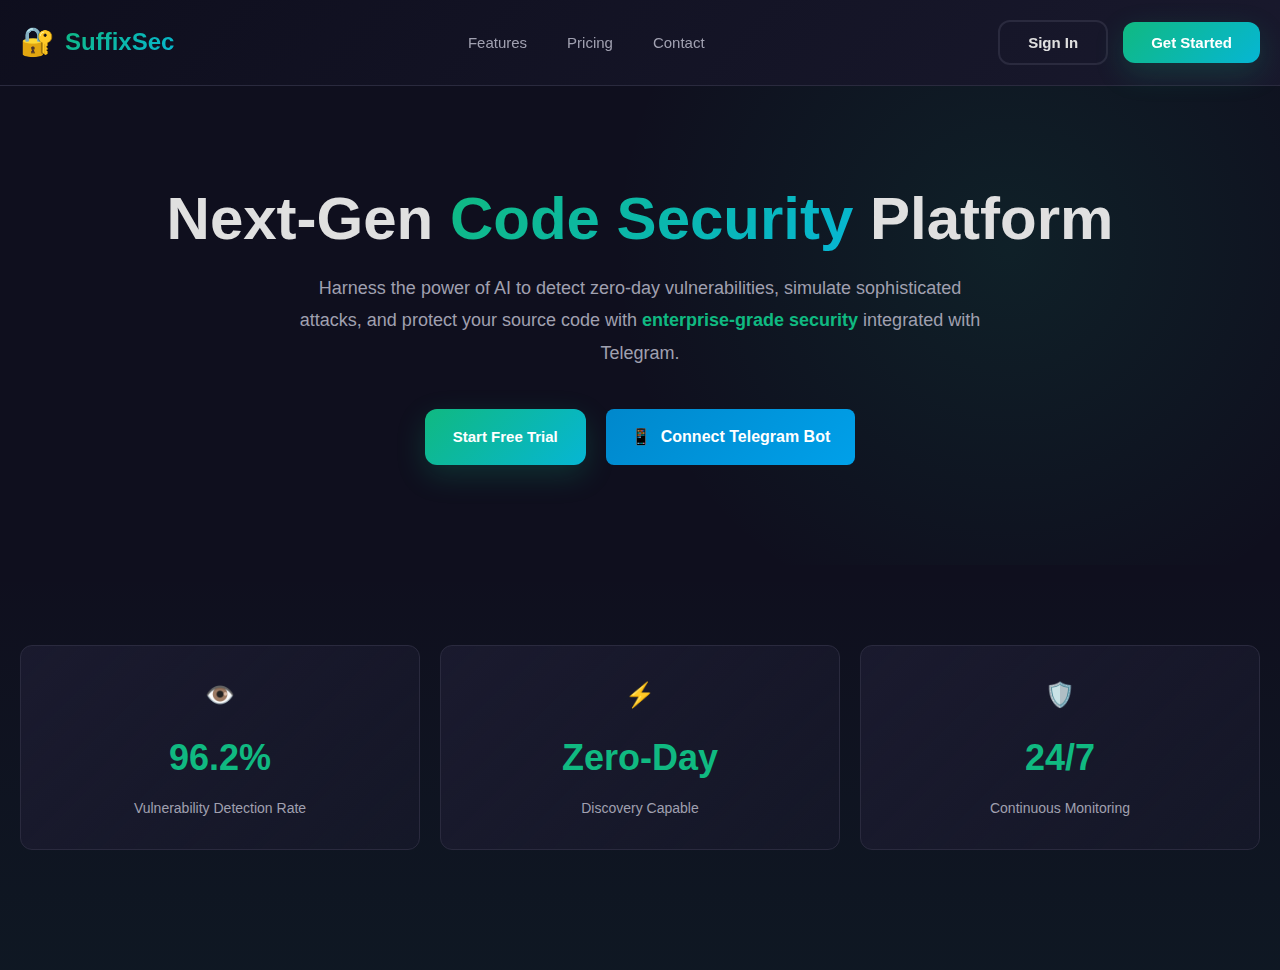
<file: index.html>
<!DOCTYPE html>
<html lang="en">

<head>
    <meta charset="UTF-8">
    <meta name="viewport" content="width=device-width, initial-scale=1.0">
    <meta name="description"
        content="Harness the power of AI to detect zero-day vulnerabilities, simulate sophisticated attacks, and protect your source code with enterprise-grade security.">
    <meta name="mobile-web-app-capable" content="yes">
    <meta name="apple-mobile-web-app-capable" content="yes">
    <meta name="apple-mobile-web-app-status-bar-style" content="black-translucent">
    <meta name="apple-mobile-web-app-title" content="SuffixSec">
    <meta name="theme-color" content="#0f0f1e">
    <title>SuffixSec - Advanced Vulnerability Detection Platform</title>
    <link rel="manifest" href="manifest.json">
    <style>
        * {
            margin: 0;
            padding: 0;
            box-sizing: border-box;
        }

        :root {
            --bg-dark: #0f0f1e;
            --bg-darker: #0a0a14;
            --bg-card: #1a1a2e;
            --primary: #10b981;
            --primary-dark: #059669;
            --accent: #06b6d4;
            --accent-light: #22d3ee;
            --text-primary: #e0e0e0;
            --text-secondary: #a0a0b0;
            --border: #2a2a3e;
            --danger: #ef4444;
            --warning: #f59e0b;
            --success: #10b981;
            --radius: 12px;
            --shadow: 0 10px 40px rgba(0, 0, 0, 0.3);
            --transition: all 0.3s ease;
        }

        html,
        body {
            width: 100%;
            height: 100%;
            font-family: -apple-system, BlinkMacSystemFont, "Segoe UI", "Roboto", "Oxygen", "Ubuntu", "Cantarell", sans-serif;
            background-color: var(--bg-dark);
            color: var(--text-primary);
            line-height: 1.6;
        }

        body {
            overflow-x: hidden;
        }

        .container {
            max-width: 1400px;
            margin: 0 auto;
            padding: 0 20px;
        }

        /* Animations */
        @keyframes fadeIn {
            from {
                opacity: 0;
                transform: translateY(10px);
            }

            to {
                opacity: 1;
                transform: translateY(0);
            }
        }

        @keyframes slideInRight {
            from {
                opacity: 0;
                transform: translateX(20px);
            }

            to {
                opacity: 1;
                transform: translateX(0);
            }
        }

        @keyframes float {

            0%,
            100% {
                transform: translateY(0);
            }

            50% {
                transform: translateY(-10px);
            }
        }

        @keyframes pulse {

            0%,
            100% {
                opacity: 1;
            }

            50% {
                opacity: 0.5;
            }
        }

        @keyframes glow {

            0%,
            100% {
                text-shadow: 0 0 20px rgba(16, 185, 129, 0.5);
            }

            50% {
                text-shadow: 0 0 40px rgba(16, 185, 129, 0.8);
            }
        }

        /* Header & Navigation */
        .header {
            position: sticky;
            top: 0;
            z-index: 100;
            background: linear-gradient(135deg, rgba(15, 15, 30, 0.95), rgba(26, 26, 46, 0.95));
            backdrop-filter: blur(10px);
            border-bottom: 1px solid var(--border);
            padding: 20px 0;
        }

        .header-content {
            display: flex;
            justify-content: space-between;
            align-items: center;
        }

        .logo {
            display: flex;
            align-items: center;
            gap: 10px;
            font-size: 24px;
            font-weight: 700;
            text-decoration: none;
            color: var(--text-primary);
            animation: slideInRight 0.6s ease;
        }

        .logo-icon {
            font-size: 28px;
            animation: float 3s ease-in-out infinite;
        }

        .logo-text {
            background: linear-gradient(135deg, var(--primary), var(--accent));
            -webkit-background-clip: text;
            -webkit-text-fill-color: transparent;
            background-clip: text;
        }

        .nav-menu {
            display: flex;
            gap: 40px;
            align-items: center;
        }

        .nav-link {
            color: var(--text-secondary);
            text-decoration: none;
            font-size: 15px;
            font-weight: 500;
            transition: var(--transition);
            position: relative;
            cursor: pointer;
        }

        .nav-link:hover {
            color: var(--primary);
        }

        .nav-link::after {
            content: "";
            position: absolute;
            bottom: -5px;
            left: 0;
            width: 0;
            height: 2px;
            background: var(--primary);
            transition: var(--transition);
        }

        .nav-link:hover::after {
            width: 100%;
        }

        .header-actions {
            display: flex;
            gap: 15px;
            align-items: center;
        }

        /* Buttons */
        .btn-primary,
        .btn-secondary,
        .btn-danger {
            padding: 12px 28px;
            border: none;
            border-radius: var(--radius);
            font-size: 15px;
            font-weight: 600;
            cursor: pointer;
            transition: var(--transition);
            display: inline-flex;
            align-items: center;
            gap: 8px;
            text-decoration: none;
            white-space: nowrap;
        }

        .btn-primary {
            background: linear-gradient(135deg, var(--primary), var(--accent));
            color: white;
            box-shadow: 0 10px 30px rgba(16, 185, 129, 0.2);
        }

        .btn-primary:hover {
            transform: translateY(-2px);
            box-shadow: 0 15px 40px rgba(16, 185, 129, 0.3);
        }

        .btn-primary:disabled {
            opacity: 0.5;
            cursor: not-allowed;
            transform: none;
        }

        .btn-secondary {
            background: transparent;
            color: var(--text-primary);
            border: 2px solid var(--border);
        }

        .btn-secondary:hover {
            border-color: var(--primary);
            color: var(--primary);
        }

        .btn-danger {
            background: var(--danger);
            color: white;
        }

        .btn-danger:hover {
            background: #dc2626;
        }

        .btn-block {
            width: 100%;
        }

        .play-icon {
            font-size: 12px;
        }

        /* Hero Section */
        .hero {
            padding: 100px 0;
            text-align: center;
            position: relative;
            overflow: hidden;
        }

        .hero::before {
            content: "";
            position: absolute;
            top: -50%;
            right: -10%;
            width: 800px;
            height: 800px;
            background: radial-gradient(circle, rgba(16, 185, 129, 0.1) 0%, transparent 70%);
            animation: float 20s ease-in-out infinite;
        }

        .hero-content {
            position: relative;
            z-index: 1;
            animation: fadeIn 1s ease;
        }

        .hero-title {
            font-size: 60px;
            font-weight: 800;
            margin-bottom: 20px;
            line-height: 1.1;
        }

        .gradient-text {
            background: linear-gradient(135deg, var(--primary), var(--accent));
            -webkit-background-clip: text;
            -webkit-text-fill-color: transparent;
            background-clip: text;
            animation: glow 2s ease-in-out infinite;
        }

        .hero-description {
            font-size: 18px;
            color: var(--text-secondary);
            max-width: 700px;
            margin: 0 auto 40px;
            line-height: 1.8;
        }

        .highlight-text {
            color: var(--primary);
            font-weight: 600;
        }

        .hero-buttons {
            display: flex;
            gap: 20px;
            justify-content: center;
            flex-wrap: wrap;
        }

        /* Stats Section */
        .stats {
            padding: 80px 0;
            background: linear-gradient(180deg, transparent, rgba(16, 185, 129, 0.05));
        }

        .stats-grid {
            display: grid;
            grid-template-columns: repeat(auto-fit, minmax(250px, 1fr));
            gap: 30px;
        }

        .stat-card {
            background: linear-gradient(135deg, var(--bg-card), rgba(26, 26, 46, 0.5));
            padding: 30px;
            border-radius: var(--radius);
            border: 1px solid var(--border);
            text-align: center;
            transition: var(--transition);
            animation: fadeIn 0.8s ease;
        }

        .stat-card:hover {
            border-color: var(--primary);
            transform: translateY(-5px);
            box-shadow: 0 20px 50px rgba(16, 185, 129, 0.1);
        }

        .stat-icon {
            font-size: 40px;
            margin-bottom: 15px;
            animation: float 3s ease-in-out infinite;
        }

        .stat-number {
            font-size: 36px;
            font-weight: 700;
            color: var(--primary);
            margin-bottom: 10px;
        }

        .stat-label {
            color: var(--text-secondary);
            font-size: 14px;
        }

        /* Auth Pages */
        .auth-page {
            display: flex;
            align-items: center;
            justify-content: center;
            min-height: 100vh;
            background: var(--bg-dark);
        }

        .auth-container {
            display: grid;
            grid-template-columns: 1fr 1fr;
            width: 100%;
            height: 100vh;
            position: relative;
        }

        .auth-form-wrapper {
            display: flex;
            flex-direction: column;
            justify-content: center;
            padding: 60px 40px;
            max-width: 500px;
            z-index: 2;
        }

        .auth-background {
            background: linear-gradient(135deg, rgba(16, 185, 129, 0.1), rgba(6, 182, 212, 0.1));
            display: none;
        }

        .auth-header {
            text-align: center;
            margin-bottom: 50px;
        }

        .auth-title {
            font-size: 32px;
            font-weight: 800;
            margin-top: 20px;
            margin-bottom: 10px;
        }

        .auth-subtitle {
            color: var(--text-secondary);
            font-size: 15px;
        }

        .auth-form {
            display: flex;
            flex-direction: column;
            gap: 20px;
            margin-bottom: 30px;
        }

        .form-group {
            display: flex;
            flex-direction: column;
            gap: 8px;
        }

        .form-label {
            font-size: 14px;
            font-weight: 600;
            color: var(--text-primary);
        }

        .form-input {
            background: var(--bg-card);
            border: 1px solid var(--border);
            border-radius: var(--radius);
            padding: 12px 16px;
            color: var(--text-primary);
            font-size: 15px;
            transition: var(--transition);
            font-family: inherit;
        }

        .form-input:focus {
            outline: none;
            border-color: var(--primary);
            box-shadow: 0 0 0 3px rgba(16, 185, 129, 0.1);
        }

        .form-remember {
            display: flex;
            align-items: center;
            gap: 8px;
            font-size: 14px;
        }

        .checkbox {
            width: 18px;
            height: 18px;
            cursor: pointer;
            accent-color: var(--primary);
        }

        .checkbox-label {
            cursor: pointer;
            color: var(--text-secondary);
        }

        .form-agree {
            display: flex;
            align-items: flex-start;
            gap: 8px;
            font-size: 14px;
            color: var(--text-secondary);
        }

        .auth-divider {
            text-align: center;
            color: var(--text-secondary);
            font-size: 14px;
            margin: 30px 0;
        }

        .auth-footer {
            text-align: center;
        }

        .auth-footer-link {
            color: var(--primary);
            text-decoration: none;
            font-size: 14px;
            font-weight: 600;
            transition: var(--transition);
            cursor: pointer;
        }

        .auth-footer-link:hover {
            color: var(--accent);
        }

        .error-message {
            background: rgba(239, 68, 68, 0.1);
            border: 1px solid var(--danger);
            color: var(--danger);
            padding: 12px;
            border-radius: 8px;
            font-size: 14px;
            margin-bottom: 15px;
            display: none;
        }

        .error-message.show {
            display: block;
        }

        .success-message {
            background: rgba(16, 185, 129, 0.1);
            border: 1px solid var(--success);
            color: var(--success);
            padding: 12px;
            border-radius: 8px;
            font-size: 14px;
            margin-bottom: 15px;
            display: none;
        }

        .success-message.show {
            display: block;
        }

        .small-text {
            font-size: 12px;
            color: var(--text-secondary);
            margin-top: 5px;
        }

        /* Dashboard */
        .dashboard-page {
            display: flex;
            height: 100vh;
            overflow: hidden;
        }

        .dashboard-container {
            display: flex;
            width: 100%;
            height: 100%;
        }

        .sidebar {
            width: 280px;
            background: linear-gradient(180deg, var(--bg-darker), var(--bg-card));
            border-right: 1px solid var(--border);
            display: flex;
            flex-direction: column;
            overflow-y: auto;
            animation: slideInRight 0.5s ease;
        }

        .sidebar-header {
            padding: 25px;
            border-bottom: 1px solid var(--border);
            display: flex;
            justify-content: space-between;
            align-items: center;
        }

        .sidebar-close {
            display: none;
            background: none;
            border: none;
            color: var(--text-primary);
            font-size: 24px;
            cursor: pointer;
        }

        .sidebar-nav {
            flex: 1;
            padding: 20px;
            display: flex;
            flex-direction: column;
            gap: 10px;
        }

        .nav-item {
            display: flex;
            align-items: center;
            gap: 15px;
            padding: 12px 16px;
            color: var(--text-secondary);
            text-decoration: none;
            border-radius: 8px;
            transition: var(--transition);
            cursor: pointer;
            font-size: 15px;
            border: none;
            background: none;
            width: 100%;
            text-align: left;
        }

        .nav-item:hover {
            background: rgba(16, 185, 129, 0.1);
            color: var(--primary);
        }

        .nav-item.active {
            background: linear-gradient(135deg, rgba(16, 185, 129, 0.2), rgba(6, 182, 212, 0.1));
            color: var(--primary);
            border-left: 3px solid var(--primary);
        }

        .nav-icon {
            font-size: 20px;
            min-width: 24px;
        }

        .nav-label {
            flex: 1;
        }

        .sidebar-footer {
            padding: 20px;
            border-top: 1px solid var(--border);
        }

        .dashboard-main {
            flex: 1;
            display: flex;
            flex-direction: column;
            overflow: hidden;
        }

        .sidebar-toggle {
            display: none;
            background: none;
            border: none;
            color: var(--text-primary);
            font-size: 24px;
            cursor: pointer;
            margin-right: 15px;
        }

        .dashboard-topbar {
            display: flex;
            justify-content: space-between;
            align-items: center;
            padding: 20px 30px;
            background: linear-gradient(135deg, rgba(15, 15, 30, 0.95), rgba(26, 26, 46, 0.95));
            backdrop-filter: blur(10px);
            border-bottom: 1px solid var(--border);
        }

        .topbar-left {
            display: flex;
            align-items: center;
            gap: 20px;
        }

        .page-title {
            font-size: 24px;
            font-weight: 700;
        }

        .topbar-right {
            display: flex;
            align-items: center;
            gap: 15px;
        }

        .user-profile {
            display: flex;
            align-items: center;
            gap: 12px;
            cursor: pointer;
            position: relative;
            padding: 8px 16px;
            border-radius: 8px;
            transition: var(--transition);
        }

        .user-profile:hover {
            background: rgba(16, 185, 129, 0.1);
        }

        .avatar,
        .avatar-large {
            width: 40px;
            height: 40px;
            border-radius: 50%;
            background: linear-gradient(135deg, var(--primary), var(--accent));
            display: flex;
            align-items: center;
            justify-content: center;
            font-size: 20px;
        }

        .avatar-large {
            width: 100px;
            height: 100px;
            font-size: 40px;
            margin-bottom: 20px;
        }

        .user-name {
            font-size: 15px;
            font-weight: 600;
        }

        .dropdown-menu {
            position: absolute;
            top: 100%;
            right: 0;
            background: var(--bg-card);
            border: 1px solid var(--border);
            border-radius: var(--radius);
            min-width: 200px;
            display: none;
            flex-direction: column;
            margin-top: 10px;
            box-shadow: var(--shadow);
            z-index: 10;
        }

        .dropdown-menu.show {
            display: flex;
        }

        .dropdown-menu a {
            padding: 12px 16px;
            color: var(--text-secondary);
            text-decoration: none;
            font-size: 14px;
            transition: var(--transition);
            border-bottom: 1px solid var(--border);
            cursor: pointer;
        }

        .dropdown-menu a:hover {
            background: rgba(16, 185, 129, 0.1);
            color: var(--primary);
        }

        .dropdown-menu a:last-child {
            border-bottom: none;
        }

        .logout-link {
            color: var(--danger);
        }

        .dashboard-content {
            flex: 1;
            overflow-y: auto;
            padding: 30px;
        }

        .page-content {
            display: none;
            animation: fadeIn 0.3s ease;
        }

        .page-content.active {
            display: block;
        }

        .page-header {
            margin-bottom: 40px;
        }

        .page-header h1 {
            font-size: 28px;
            font-weight: 800;
            margin-bottom: 10px;
        }

        .page-header p {
            color: var(--text-secondary);
        }

        .stats-grid {
            display: grid;
            grid-template-columns: repeat(auto-fit, minmax(200px, 1fr));
            gap: 20px;
            margin-bottom: 40px;
        }

        .stat-box {
            background: linear-gradient(135deg, var(--bg-card), rgba(26, 26, 46, 0.5));
            padding: 20px;
            border-radius: var(--radius);
            border: 1px solid var(--border);
        }

        .stat-header {
            display: flex;
            justify-content: space-between;
            align-items: center;
            margin-bottom: 15px;
        }

        .stat-label {
            font-size: 14px;
            color: var(--text-secondary);
        }

        .stat-icon {
            font-size: 24px;
            animation: float 3s ease-in-out infinite;
        }

        .stat-value {
            font-size: 32px;
            font-weight: 800;
            color: var(--primary);
            margin-bottom: 10px;
        }

        .stat-change {
            font-size: 13px;
            color: var(--text-secondary);
        }

        .stat-change.positive {
            color: var(--success);
        }

        .recent-scans {
            margin-top: 40px;
        }

        .recent-scans h3 {
            font-size: 18px;
            font-weight: 700;
            margin-bottom: 20px;
        }

        .scans-table {
            width: 100%;
            border-collapse: collapse;
        }

        .scans-table thead {
            background: rgba(16, 185, 129, 0.05);
        }

        .scans-table th {
            padding: 15px;
            text-align: left;
            font-weight: 600;
            color: var(--text-secondary);
            border-bottom: 1px solid var(--border);
        }

        .scans-table td {
            padding: 15px;
            border-bottom: 1px solid var(--border);
        }

        .scans-table tbody tr:hover {
            background: rgba(16, 185, 129, 0.05);
        }

        .badge {
            display: inline-block;
            padding: 4px 12px;
            border-radius: 12px;
            font-size: 12px;
            font-weight: 600;
        }

        .badge.success {
            background: rgba(16, 185, 129, 0.2);
            color: var(--success);
        }

        .badge.warning {
            background: rgba(245, 158, 11, 0.2);
            color: var(--warning);
        }

        .badge.danger {
            background: rgba(239, 68, 68, 0.2);
            color: var(--danger);
        }

        .telegram-connect {
            background: linear-gradient(135deg, #0088cc, #00a0e9);
            color: white;
            padding: 15px 25px;
            border-radius: 8px;
            display: inline-flex;
            align-items: center;
            gap: 10px;
            text-decoration: none;
            font-weight: 600;
            transition: var(--transition);
        }

        .telegram-connect:hover {
            transform: translateY(-2px);
            box-shadow: 0 10px 30px rgba(0, 136, 204, 0.3);
        }

        /* Responsive */
        @media (max-width: 768px) {
            .nav-menu {
                display: none;
            }

            .sidebar {
                position: fixed;
                left: 0;
                top: 0;
                height: 100vh;
                z-index: 1000;
                transform: translateX(-100%);
                transition: var(--transition);
            }

            .sidebar.active {
                transform: translateX(0);
            }

            .sidebar-close {
                display: block;
            }

            .sidebar-toggle {
                display: block;
            }

            .hero-title {
                font-size: 36px;
            }

            .auth-container {
                grid-template-columns: 1fr;
            }

            .auth-background {
                display: block;
            }
        }
    </style>
</head>

<body id="appBody">
    <!-- Landing Page -->
    <div id="landingPage" class="landing-page">
        <header class="header">
            <div class="container">
                <div class="header-content">
                    <div class="logo">
                        <span class="logo-icon">🔐</span>
                        <span class="logo-text">SuffixSec</span>
                    </div>
                    <nav class="nav-menu" id="navMenu">
                        <a onclick="scrollToSection('features')" class="nav-link">Features</a>
                        <a onclick="scrollToSection('pricing')" class="nav-link">Pricing</a>
                        <a onclick="scrollToSection('contact')" class="nav-link">Contact</a>
                    </nav>
                    <div class="header-actions">
                        <button class="btn-secondary" onclick="switchToPage('login')">Sign In</button>
                        <button class="btn-primary" onclick="switchToPage('signup')">Get Started</button>
                    </div>
                </div>
            </div>
        </header>

        <section class="hero">
            <div class="container">
                <div class="hero-content">
                    <h1 class="hero-title">
                        Next-Gen
                        <span class="gradient-text">Code Security</span>
                        Platform
                    </h1>
                    <p class="hero-description">
                        Harness the power of AI to detect zero-day vulnerabilities, simulate sophisticated attacks, and
                        protect your source code with <span class="highlight-text">enterprise-grade security</span>
                        integrated with Telegram.
                    </p>
                    <div class="hero-buttons">
                        <button class="btn-primary" onclick="switchToPage('signup')">Start Free Trial</button>
                        <a id="botLinkHero" href="#" target="_blank" class="telegram-connect">
                            <span>📱</span> Connect Telegram Bot
                        </a>
                    </div>
                </div>
            </div>
        </section>

        <section class="stats">
            <div class="container">
                <div class="stats-grid">
                    <div class="stat-card">
                        <div class="stat-icon">👁️</div>
                        <div class="stat-number">96.2%</div>
                        <div class="stat-label">Vulnerability Detection Rate</div>
                    </div>
                    <div class="stat-card">
                        <div class="stat-icon">⚡</div>
                        <div class="stat-number">Zero-Day</div>
                        <div class="stat-label">Discovery Capable</div>
                    </div>
                    <div class="stat-card">
                        <div class="stat-icon">🛡️</div>
                        <div class="stat-number">24/7</div>
                        <div class="stat-label">Continuous Monitoring</div>
                    </div>
                </div>
            </div>
        </section>
    </div>

    <!-- Login Page -->
    <div id="loginPage" class="auth-page" style="display: none;">
        <div class="auth-container">
            <div class="auth-form-wrapper">
                <div class="auth-header">
                    <div class="logo">
                        <span class="logo-icon">🔐</span>
                        <span class="logo-text">SuffixSec</span>
                    </div>
                    <h1 class="auth-title">Welcome Back</h1>
                    <p class="auth-subtitle">Sign in with your Telegram ID</p>
                </div>

                <div class="error-message" id="loginError"></div>

                <form class="auth-form" onsubmit="handleLogin(event)">
                    <div class="form-group">
                        <label for="loginTelegramId" class="form-label">Telegram User ID</label>
                        <input type="number" id="loginTelegramId" class="form-input" placeholder="Your Telegram ID"
                            required>
                        <small class="small-text">Get your ID from @userinfobot on Telegram</small>
                    </div>

                    <button type="submit" class="btn-primary btn-block">Sign In</button>
                </form>

                <div class="auth-divider">
                    <span>Don't have an account?</span>
                </div>

                <button class="btn-secondary btn-block" onclick="switchToPage('signup')">Create Account</button>

                <div class="auth-footer">
                    <a onclick="switchToPage('landing')" class="auth-footer-link">Back to Home</a>
                </div>
            </div>

            <div class="auth-background"></div>
        </div>
    </div>

    <!-- Signup Page -->
    <div id="signupPage" class="auth-page" style="display: none;">
        <div class="auth-container">
            <div class="auth-form-wrapper">
                <div class="auth-header">
                    <div class="logo">
                        <span class="logo-icon">🔐</span>
                        <span class="logo-text">SuffixSec</span>
                    </div>
                    <h1 class="auth-title">Create Account</h1>
                    <p class="auth-subtitle">Join with your Telegram account</p>
                </div>

                <div class="error-message" id="signupError"></div>
                <div class="success-message" id="signupSuccess"></div>

                <form class="auth-form" onsubmit="handleSignup(event)">
                    <div class="form-group">
                        <label for="signupName" class="form-label">Full Name</label>
                        <input type="text" id="signupName" class="form-input" placeholder="John Doe" required>
                    </div>

                    <div class="form-group">
                        <label for="signupEmail" class="form-label">Email Address</label>
                        <input type="email" id="signupEmail" class="form-input" placeholder="you@example.com" required>
                    </div>

                    <div class="form-group">
                        <label for="signupTelegramId" class="form-label">Telegram User ID</label>
                        <input type="number" id="signupTelegramId" class="form-input" placeholder="Your Telegram ID"
                            required>
                        <small class="small-text">Get your ID from @userinfobot on Telegram</small>
                    </div>

                    <div class="form-group">
                        <label for="signupActivationKey" class="form-label">Activation Key</label>
                        <input type="text" id="signupActivationKey" class="form-input"
                            placeholder="Enter activation key" required>
                    </div>

                    <div class="form-group">
                        <label for="signupPassword" class="form-label">Password</label>
                        <input type="password" id="signupPassword" class="form-input" placeholder="••••••••" required>
                    </div>

                    <div class="form-group">
                        <label for="signupConfirmPassword" class="form-label">Confirm Password</label>
                        <input type="password" id="signupConfirmPassword" class="form-input" placeholder="••••••••"
                            required>
                    </div>

                    <div class="form-agree">
                        <input type="checkbox" id="agreeTerms" class="checkbox" required>
                        <label for="agreeTerms" class="checkbox-label">I agree to Terms of Service and Privacy
                            Policy</label>
                    </div>

                    <button type="submit" class="btn-primary btn-block">Create Account</button>
                </form>

                <div class="auth-divider">
                    <span>Already have an account?</span>
                </div>

                <button class="btn-secondary btn-block" onclick="switchToPage('login')">Sign In</button>

                <div class="auth-footer">
                    <a onclick="switchToPage('landing')" class="auth-footer-link">Back to Home</a>
                </div>
            </div>

            <div class="auth-background"></div>
        </div>
    </div>

    <!-- Dashboard Page -->
    <div id="dashboardPage" class="dashboard-page" style="display: none;">
        <div class="dashboard-container">
            <!-- Sidebar -->
            <aside class="sidebar" id="sidebar">
                <div class="sidebar-header">
                    <div class="logo">
                        <span class="logo-icon">🔐</span>
                        <span class="logo-text">SuffixSec</span>
                    </div>
                    <button class="sidebar-close" onclick="toggleSidebar()">✕</button>
                </div>

                <nav class="sidebar-nav">
                    <a href="#" class="nav-item active" onclick="switchPage(event, 'overview')">
                        <span class="nav-icon">📊</span>
                        <span class="nav-label">Overview</span>
                    </a>
                    <a href="#" class="nav-item" onclick="switchPage(event, 'scans')">
                        <span class="nav-icon">🔍</span>
                        <span class="nav-label">My Scans</span>
                    </a>
                    <a href="#" class="nav-item" onclick="switchPage(event, 'vulnerabilities')">
                        <span class="nav-icon">⚠️</span>
                        <span class="nav-label">Vulnerabilities</span>
                    </a>
                    <a href="#" class="nav-item" onclick="switchPage(event, 'reports')">
                        <span class="nav-icon">📄</span>
                        <span class="nav-label">Reports</span>
                    </a>
                </nav>

                <div class="sidebar-footer">
                    <button class="btn-secondary btn-block" onclick="handleLogout()">Logout</button>
                </div>
            </aside>

            <!-- Main Content -->
            <main class="dashboard-main">
                <!-- Top Bar -->
                <div class="dashboard-topbar">
                    <div class="topbar-left">
                        <button class="sidebar-toggle" onclick="toggleSidebar()">☰</button>
                        <h2 class="page-title" id="pageTitle">Dashboard</h2>
                    </div>
                    <div class="topbar-right">
                        <a id="botLinkDash" href="#" target="_blank" class="btn-secondary"
                            style="padding: 8px 16px; font-size: 14px;">
                            📱 Open Bot
                        </a>
                        <div class="user-profile" onclick="toggleUserMenu()">
                            <div class="avatar">👤</div>
                            <span class="user-name" id="userName">User</span>
                            <div class="dropdown-menu" id="userMenu">
                                <a onclick="handleLogout()" class="logout-link">Logout</a>
                            </div>
                        </div>
                    </div>
                </div>

                <!-- Page Content -->
                <div class="dashboard-content">
                    <!-- Overview Page -->
                    <div id="overview-page" class="page-content active">
                        <div class="page-header">
                            <h1>Dashboard Overview</h1>
                            <p>Telegram ID: <strong id="userTelegramId"></strong></p>
                        </div>

                        <div class="stats-grid">
                            <div class="stat-box">
                                <div class="stat-header">
                                    <span class="stat-label">Total Scans</span>
                                    <span class="stat-icon">🔍</span>
                                </div>
                                <div class="stat-value" id="totalScans">0</div>
                                <div class="stat-change">All time scans</div>
                            </div>
                            <div class="stat-box">
                                <div class="stat-header">
                                    <span class="stat-label">Vulnerabilities</span>
                                    <span class="stat-icon">⚠️</span>
                                </div>
                                <div class="stat-value" id="totalVulns">0</div>
                                <div class="stat-change">Total issues found</div>
                            </div>
                            <div class="stat-box">
                                <div class="stat-header">
                                    <span class="stat-label">Security Score</span>
                                    <span class="stat-icon">🛡️</span>
                                </div>
                                <div class="stat-value" id="securityScore">--</div>
                                <div class="stat-change">Average score</div>
                            </div>
                            <div class="stat-box">
                                <div class="stat-header">
                                    <span class="stat-label">Status</span>
                                    <span class="stat-icon">✅</span>
                                </div>
                                <div class="stat-value" style="font-size: 20px;">Active</div>
                                <div class="stat-change positive">Account verified</div>
                            </div>
                        </div>

                        <div class="recent-scans">
                            <h3>Recent Scans</h3>
                            <table class="scans-table" id="scansTable">
                                <thead>
                                    <tr>
                                        <th>Target</th>
                                        <th>Status</th>
                                        <th>Vulnerabilities</th>
                                        <th>Score</th>
                                        <th>Date</th>
                                    </tr>
                                </thead>
                                <tbody id="scansTableBody">
                                    <tr>
                                        <td colspan="5" style="text-align: center; color: var(--text-secondary);">
                                            No scans yet. Start scanning via Telegram bot!
                                        </td>
                                    </tr>
                                </tbody>
                            </table>
                        </div>
                    </div>

                    <!-- Scans Page -->
                    <div id="scans-page" class="page-content">
                        <div class="page-header">
                            <h1>My Scans</h1>
                            <p>All your security scans</p>
                        </div>
                        <div id="scansListContainer"></div>
                    </div>

                    <!-- Vulnerabilities Page -->
                    <div id="vulnerabilities-page" class="page-content">
                        <div class="page-header">
                            <h1>Vulnerabilities</h1>
                            <p>Detected security issues</p>
                        </div>
                        <div id="vulnsListContainer"></div>
                    </div>

                    <!-- Reports Page -->
                    <div id="reports-page" class="page-content">
                        <div class="page-header">
                            <h1>Reports</h1>
                            <p>Download your security reports</p>
                        </div>
                        <div id="reportsListContainer"></div>
                    </div>
                </div>
            </main>
        </div>
    </div>

    <script>
        // API Configuration
        const API_URL = '/api';
        const BOT_USERNAME = 'suffix_cs_bot';

        // Page Navigation
        function switchToPage(page) {
            document.getElementById('landingPage').style.display = page === 'landing' ? 'block' : 'none';
            document.getElementById('loginPage').style.display = page === 'login' ? 'flex' : 'none';
            document.getElementById('signupPage').style.display = page === 'signup' ? 'flex' : 'none';
            document.getElementById('dashboardPage').style.display = page === 'dashboard' ? 'flex' : 'none';
            window.scrollTo(0, 0);
        }

        function scrollToSection(sectionId) {
            const element = document.getElementById(sectionId);
            if (element) {
                element.scrollIntoView({ behavior: 'smooth' });
            }
        }

        // Auth Functions
        async function handleLogin(event) {
            event.preventDefault();
            const telegramId = document.getElementById('loginTelegramId').value;
            const errorEl = document.getElementById('loginError');
            errorEl.classList.remove('show');

            try {
                const response = await fetch(`${API_URL}/user/${telegramId}`);
                const data = await response.json();

                if (response.ok && data.activated) {
                    localStorage.setItem('suffixsec_telegram_id', telegramId);
                    localStorage.setItem('suffixsec_user', JSON.stringify(data));
                    switchToPage('dashboard');
                    loadDashboardData();
                } else {
                    errorEl.textContent = 'User not found or not activated. Please sign up first.';
                    errorEl.classList.add('show');
                }
            } catch (error) {
                errorEl.textContent = 'Connection error. Please try again.';
                errorEl.classList.add('show');
            }
        }

        async function handleSignup(event) {
            event.preventDefault();
            const name = document.getElementById('signupName').value;
            const email = document.getElementById('signupEmail').value;
            const telegramId = document.getElementById('signupTelegramId').value;
            // Open Registration
            const activationKey = document.getElementById('signupActivationKey').value;
            const password = document.getElementById('signupPassword').value;
            const confirmPassword = document.getElementById('signupConfirmPassword').value;

            const errorEl = document.getElementById('signupError');
            const successEl = document.getElementById('signupSuccess');
            errorEl.classList.remove('show');
            successEl.classList.remove('show');

            if (password !== confirmPassword) {
                errorEl.textContent = 'Passwords do not match!';
                errorEl.classList.add('show');
                return;
            }

            try {
                // Register user
                const response = await fetch(`${API_URL}/activate`, {
                    method: 'POST',
                    headers: { 'Content-Type': 'application/json' },
                    body: JSON.stringify({
                        telegram_id: parseInt(telegramId),
                        activation_key: activationKey, // Optional now
                        name: name,
                        email: email
                    })
                });

                const data = await response.json();

                if (response.ok) {
                    successEl.textContent = 'Account created successfully! Redirecting to dashboard...';
                    successEl.classList.add('show');

                    localStorage.setItem('suffixsec_telegram_id', telegramId);
                    localStorage.setItem('suffixsec_user', JSON.stringify({ telegram_id: telegramId, name, email }));

                    setTimeout(() => {
                        switchToPage('dashboard');
                        loadDashboardData();
                    }, 2000);
                } else {
                    errorEl.textContent = data.detail || 'Activation failed. Please check your activation key.';
                    errorEl.classList.add('show');
                }
            } catch (error) {
                errorEl.textContent = 'Connection error. Please try again.';
                errorEl.classList.add('show');
            }
        }

        function handleLogout() {
            if (confirm('Are you sure you want to logout?')) {
                localStorage.removeItem('suffixsec_telegram_id');
                localStorage.removeItem('suffixsec_user');
                switchToPage('landing');
            }
        }

        // Dashboard Functions
        let currentPage = 'overview';

        function switchPage(event, pageName) {
            event.preventDefault();

            const currentPageEl = document.getElementById(currentPage + '-page');
            if (currentPageEl) {
                currentPageEl.classList.remove('active');
            }

            document.querySelectorAll('.nav-item').forEach((item) => {
                item.classList.remove('active');
            });

            const newPageEl = document.getElementById(pageName + '-page');
            if (newPageEl) {
                newPageEl.classList.add('active');
            }

            event.target.closest('.nav-item')?.classList.add('active');

            const titles = {
                overview: 'Dashboard Overview',
                scans: 'My Scans',
                vulnerabilities: 'Vulnerabilities',
                reports: 'Reports'
            };

            document.getElementById('pageTitle').textContent = titles[pageName] || 'Dashboard';
            currentPage = pageName;

            const sidebar = document.getElementById('sidebar');
            if (sidebar && window.innerWidth <= 768) {
                sidebar.classList.remove('active');
            }

            // تحميل البيانات حسب الصفحة
            if (pageName === 'scans') loadScans();
            if (pageName === 'vulnerabilities') loadVulnerabilities();
            if (pageName === 'reports') loadReports();
        }

        function toggleSidebar() {
            const sidebar = document.getElementById('sidebar');
            sidebar?.classList.toggle('active');
        }

        function toggleUserMenu() {
            const menu = document.getElementById('userMenu');
            if (menu) {
                menu.classList.toggle('show');
            }
        }

        // تحميل بيانات الداشبورد من البوت
        async function loadDashboardData() {
            const telegramId = localStorage.getItem('suffixsec_telegram_id');
            const user = JSON.parse(localStorage.getItem('suffixsec_user') || '{}');

            if (!telegramId) {
                switchToPage('landing');
                return;
            }

            document.getElementById('userName').textContent = user.name || 'User';
            document.getElementById('userTelegramId').textContent = telegramId;

            try {
                // جلب إحصائيات المستخدم
                const response = await fetch(`${API_URL}/scans/${telegramId}`);
                const data = await response.json();

                if (response.ok) {
                    document.getElementById('totalScans').textContent = data.total_scans || 0;
                    document.getElementById('totalVulns').textContent = data.total_vulnerabilities || 0;
                    document.getElementById('securityScore').textContent = data.avg_security_score || '--';

                    // تحديث جدول الفحوصات
                    if (data.recent_scans && data.recent_scans.length > 0) {
                        const tbody = document.getElementById('scansTableBody');
                        tbody.innerHTML = data.recent_scans.map(scan => `
          <tr>
            <td>${scan.target_url || 'N/A'}</td>
            <td><span class="badge ${scan.status === 'completed' ? 'success' : 'warning'}">${scan.status}</span></td>
            <td>${scan.vulnerabilities_count || 0}</td>
            <td>${scan.security_score || '--'}</td>
            <td>${new Date(scan.scan_date).toLocaleDateString()}</td>
          </tr>
        `).join('');
                    }
                }
            } catch (error) {
                console.error('Failed to load dashboard data:', error);
            }
        }

        async function loadScans() {
            const telegramId = localStorage.getItem('suffixsec_telegram_id');
            const container = document.getElementById('scansListContainer');
            container.innerHTML = '<p>Loading scans...</p>';

            try {
                const response = await fetch(`${API_URL}/scans/${telegramId}/all`);
                const data = await response.json();

                if (response.ok && data.scans) {
                    container.innerHTML = data.scans.map(scan => `
        <div class="stat-box" style="margin-bottom: 15px;">
          <h4>${scan.target_url}</h4>
          <p>Status: <span class="badge ${scan.status === 'completed' ? 'success' : 'warning'}">${scan.status}</span></p>
          <p>Vulnerabilities: ${scan.vulnerabilities_count || 0}</p>
          <p>Date: ${new Date(scan.scan_date).toLocaleString()}</p>
        </div>
      `).join('');
                } else {
                    container.innerHTML = '<p>No scans found.</p>';
                }
            } catch (error) {
                container.innerHTML = '<p>Error loading scans.</p>';
            }
        }

        async function loadVulnerabilities() {
            const telegramId = localStorage.getItem('suffixsec_telegram_id');
            const container = document.getElementById('vulnsListContainer');
            container.innerHTML = '<p>Loading vulnerabilities...</p>';

            try {
                const response = await fetch(`${API_URL}/vulnerabilities/${telegramId}`);
                const data = await response.json();

                if (response.ok && data.vulnerabilities) {
                    container.innerHTML = data.vulnerabilities.map(vuln => `
        <div class="stat-box" style="margin-bottom: 15px; border-left: 4px solid ${vuln.severity === 'CRITICAL' ? '#ef4444' : vuln.severity === 'HIGH' ? '#f59e0b' : '#10b981'};">
          <h4>${vuln.type}</h4>
          <p><span class="badge ${vuln.severity === 'CRITICAL' ? 'danger' : vuln.severity === 'HIGH' ? 'warning' : 'success'}">${vuln.severity}</span></p>
          <p>${vuln.description || 'No description'}</p>
          <p><small>URL: ${vuln.url}</small></p>
        </div>
      `).join('');
                } else {
                    container.innerHTML = '<p>No vulnerabilities found.</p>';
                }
            } catch (error) {
                container.innerHTML = '<p>Error loading vulnerabilities.</p>';
            }
        }

        async function loadReports() {
            const telegramId = localStorage.getItem('suffixsec_telegram_id');
            const container = document.getElementById('reportsListContainer');
            container.innerHTML = '<p>Loading reports...</p>';

            try {
                const response = await fetch(`${API_URL}/reports/${telegramId}`);
                const data = await response.json();

                if (response.ok && data.reports) {
                    container.innerHTML = data.reports.map(report => `
        <div class="stat-box" style="margin-bottom: 15px;">
          <h4>Report - ${new Date(report.created_at).toLocaleDateString()}</h4>
          <p>Scan: ${report.scan_url}</p>
          <a href="${API_URL}/download-report/${report.id}" class="btn-primary" download>Download PDF</a>
        </div>
      `).join('');
                } else {
                    container.innerHTML = '<p>No reports found.</p>';
                }
            } catch (error) {
                container.innerHTML = '<p>Error loading reports.</p>';
            }
        }

        // Auto-refresh dashboard data every 30 seconds
        setInterval(() => {
            if (document.getElementById('dashboardPage').style.display === 'flex') {
                loadDashboardData();
            }
        }, 30000);

        // Initialize
        document.addEventListener('DOMContentLoaded', () => {
            // تحديث روابط البوت
            const botUrl = `https://t.me/${BOT_USERNAME}`;
            const botLinkHero = document.getElementById('botLinkHero');
            const botLinkDash = document.getElementById('botLinkDash');
            if (botLinkHero) botLinkHero.href = botUrl;
            if (botLinkDash) botLinkDash.href = botUrl;

            const telegramId = localStorage.getItem('suffixsec_telegram_id');
            if (telegramId) {
                switchToPage('dashboard');
                loadDashboardData();
            } else {
                switchToPage('landing');
            }
        });
    </script>
</body>

</html>
</file>
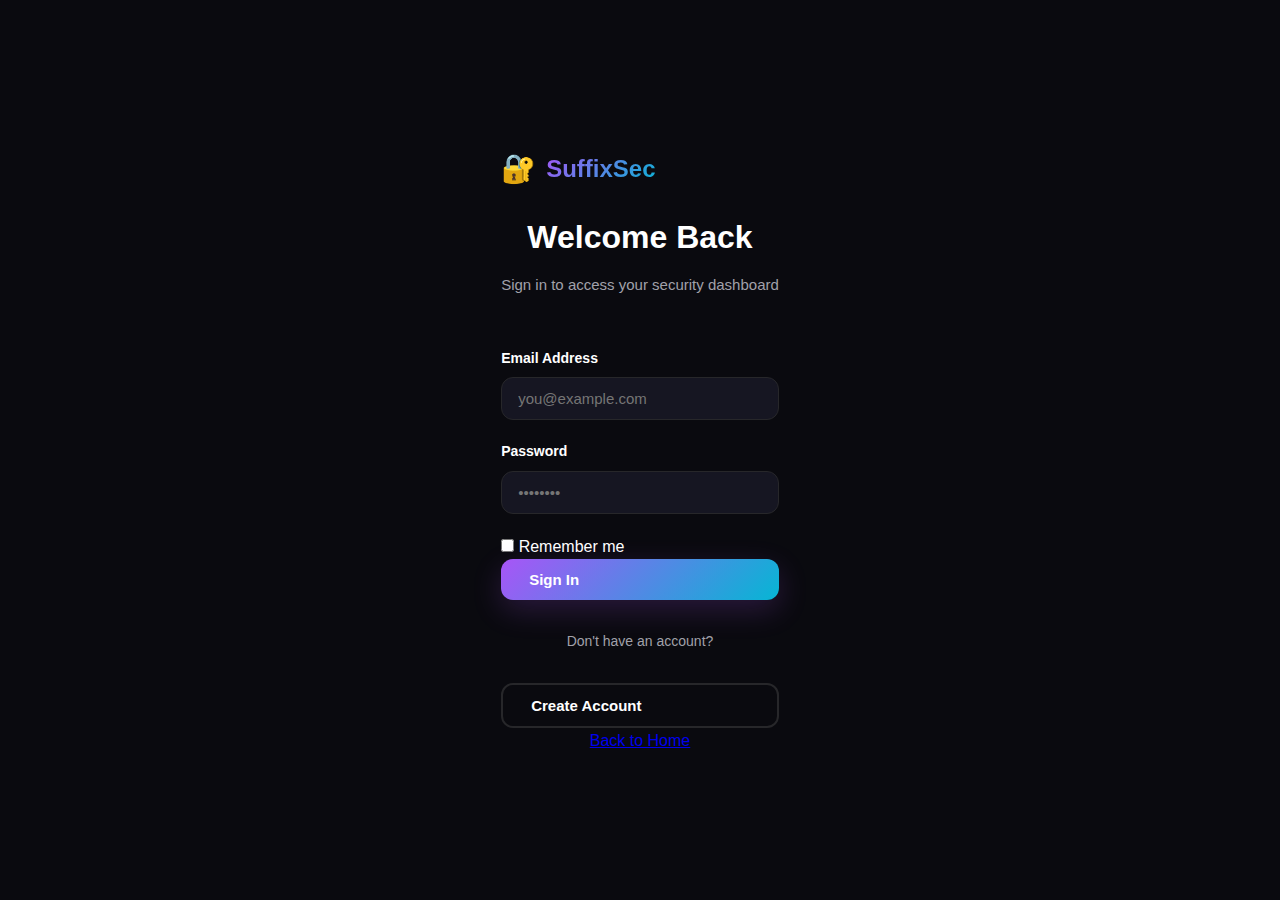
<file: login.html>
<!DOCTYPE html>
<html lang="en">
<head>
    <meta charset="UTF-8">
    <meta name="viewport" content="width=device-width, initial-scale=1.0">
    <title>Sign In - SuffixSec</title>
    <link rel="stylesheet" href="styles.css">
</head>
<body class="auth-page">
    <div class="auth-container">
        <div class="auth-form-wrapper">
            <div class="auth-header">
                <div class="logo">
                    <span class="logo-icon">🔐</span>
                    <span class="logo-text">SuffixSec</span>
                </div>
                <h1 class="auth-title">Welcome Back</h1>
                <p class="auth-subtitle">Sign in to access your security dashboard</p>
            </div>

            <form class="auth-form" onsubmit="handleLogin(event)">
                <div class="form-group">
                    <label for="email" class="form-label">Email Address</label>
                    <input type="email" id="email" class="form-input" placeholder="you@example.com" required>
                </div>

                <div class="form-group">
                    <label for="password" class="form-label">Password</label>
                    <input type="password" id="password" class="form-input" placeholder="••••••••" required>
                </div>

                <div class="form-remember">
                    <input type="checkbox" id="remember" class="checkbox">
                    <label for="remember" class="checkbox-label">Remember me</label>
                </div>

                <button type="submit" class="btn-primary btn-block">Sign In</button>
            </form>

            <div class="auth-divider">
                <span>Don't have an account?</span>
            </div>

            <button class="btn-secondary btn-block" onclick="goToSignup()">Create Account</button>

            <div class="auth-footer">
                <a href="index.html" class="auth-footer-link">Back to Home</a>
            </div>
        </div>

        <div class="auth-background"></div>
    </div>

    <script src="script.js"></script>
</body>
</html>
</file>
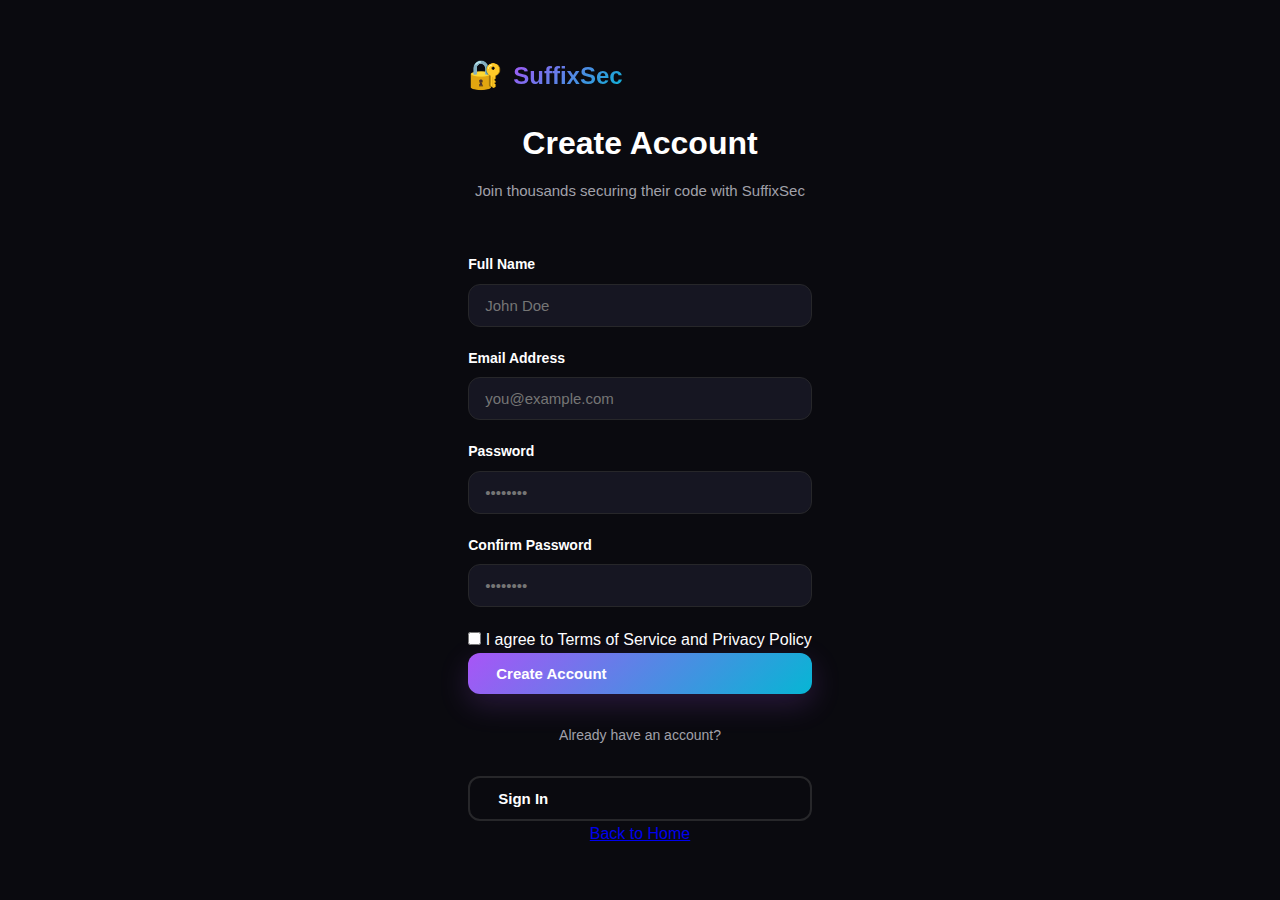
<file: signup.html>
<!DOCTYPE html>
<html lang="en">
<head>
    <meta charset="UTF-8">
    <meta name="viewport" content="width=device-width, initial-scale=1.0">
    <title>Sign Up - SuffixSec</title>
    <link rel="stylesheet" href="styles.css">
</head>
<body class="auth-page">
    <div class="auth-container">
        <div class="auth-form-wrapper">
            <div class="auth-header">
                <div class="logo">
                    <span class="logo-icon">🔐</span>
                    <span class="logo-text">SuffixSec</span>
                </div>
                <h1 class="auth-title">Create Account</h1>
                <p class="auth-subtitle">Join thousands securing their code with SuffixSec</p>
            </div>

            <form class="auth-form" onsubmit="handleSignup(event)">
                <div class="form-group">
                    <label for="name" class="form-label">Full Name</label>
                    <input type="text" id="name" class="form-input" placeholder="John Doe" required>
                </div>

                <div class="form-group">
                    <label for="email" class="form-label">Email Address</label>
                    <input type="email" id="email" class="form-input" placeholder="you@example.com" required>
                </div>

                <div class="form-group">
                    <label for="password" class="form-label">Password</label>
                    <input type="password" id="password" class="form-input" placeholder="••••••••" required>
                </div>

                <div class="form-group">
                    <label for="confirm-password" class="form-label">Confirm Password</label>
                    <input type="password" id="confirm-password" class="form-input" placeholder="••••••••" required>
                </div>

                <div class="form-agree">
                    <input type="checkbox" id="agree" class="checkbox" required>
                    <label for="agree" class="checkbox-label">I agree to Terms of Service and Privacy Policy</label>
                </div>

                <button type="submit" class="btn-primary btn-block">Create Account</button>
            </form>

            <div class="auth-divider">
                <span>Already have an account?</span>
            </div>

            <button class="btn-secondary btn-block" onclick="goToLogin()">Sign In</button>

            <div class="auth-footer">
                <a href="index.html" class="auth-footer-link">Back to Home</a>
            </div>
        </div>

        <div class="auth-background"></div>
    </div>

    <script src="script.js"></script>
</body>
</html>
</file>
<file: styles.css>
* {
  margin: 0;
  padding: 0;
  box-sizing: border-box;
}

:root {
  --bg-dark: #0a0a0f;
  --bg-darker: #050508;
  --bg-card: #161622;
  --primary: #a855f7;
  --primary-dark: #9333ea;
  --accent: #06b6d4;
  --accent-light: #22d3ee;
  --text-primary: #ffffff;
  --text-secondary: #a1a1aa;
  --border: #27272a;
  --danger: #ef4444;
  --warning: #f59e0b;
  --success: #10b981;
  --radius: 12px;
  --shadow: 0 10px 40px rgba(0, 0, 0, 0.3);
  --transition: all 0.3s ease;
}

html,
body {
  width: 100%;
  height: 100%;
  font-family: -apple-system, BlinkMacSystemFont, "Segoe UI", "Roboto", "Oxygen", "Ubuntu", "Cantarell", sans-serif;
  background-color: var(--bg-dark);
  color: var(--text-primary);
  line-height: 1.6;
}

body {
  overflow-x: hidden;
}

.container {
  max-width: 1400px;
  margin: 0 auto;
  padding: 0 20px;
}

@keyframes fadeIn {
  from {
    opacity: 0;
    transform: translateY(10px);
  }
  to {
    opacity: 1;
    transform: translateY(0);
  }
}

@keyframes slideInRight {
  from {
    opacity: 0;
    transform: translateX(20px);
  }
  to {
    opacity: 1;
    transform: translateX(0);
  }
}

@keyframes float {
  0%,
  100% {
    transform: translateY(0);
  }
  50% {
    transform: translateY(-10px);
  }
}

@keyframes pulse {
  0%,
  100% {
    opacity: 1;
  }
  50% {
    opacity: 0.5;
  }
}

@keyframes glow {
  0%,
  100% {
    text-shadow: 0 0 20px rgba(168, 85, 247, 0.5);
  }
  50% {
    text-shadow: 0 0 40px rgba(168, 85, 247, 0.8);
  }
}

/* Header */
.header {
  position: sticky;
  top: 0;
  z-index: 100;
  background: rgba(10, 10, 15, 0.9);
  backdrop-filter: blur(10px);
  border-bottom: 1px solid var(--border);
  padding: 20px 0;
}

.header-content {
  display: flex;
  justify-content: space-between;
  align-items: center;
}

.logo {
  display: flex;
  align-items: center;
  gap: 10px;
  font-size: 24px;
  font-weight: 700;
  text-decoration: none;
  color: var(--text-primary);
  cursor: pointer;
  animation: slideInRight 0.6s ease;
}

.logo-icon {
  font-size: 28px;
  animation: float 3s ease-in-out infinite;
}

.logo-text {
  background: linear-gradient(135deg, #a855f7, #06b6d4);
  -webkit-background-clip: text;
  -webkit-text-fill-color: transparent;
  background-clip: text;
}

.nav-menu {
  display: flex;
  gap: 40px;
  align-items: center;
}

.nav-link {
  color: var(--text-secondary);
  text-decoration: none;
  font-size: 15px;
  font-weight: 500;
  transition: var(--transition);
  cursor: pointer;
  position: relative;
}

.nav-link:hover {
  color: var(--primary);
}

.nav-link::after {
  content: "";
  position: absolute;
  bottom: -5px;
  left: 0;
  width: 0;
  height: 2px;
  background: var(--primary);
  transition: var(--transition);
}

.nav-link:hover::after {
  width: 100%;
}

.header-actions {
  display: flex;
  gap: 15px;
  align-items: center;
}

/* Add styling for back button */
.header-left {
  display: flex;
  align-items: center;
  gap: 20px;
}

.btn-back {
  background: transparent;
  border: 1px solid var(--border);
  border-radius: var(--radius);
  width: 40px;
  height: 40px;
  display: flex;
  align-items: center;
  justify-content: center;
  cursor: pointer;
  color: var(--text-secondary);
  transition: var(--transition);
}

.btn-back:hover {
  color: var(--primary);
  border-color: var(--primary);
  background: rgba(168, 85, 247, 0.1);
}

.btn-back svg {
  width: 20px;
  height: 20px;
}

/* Buttons */
.btn-primary,
.btn-secondary,
.btn-danger {
  padding: 12px 28px;
  border: none;
  border-radius: var(--radius);
  font-size: 15px;
  font-weight: 600;
  cursor: pointer;
  transition: var(--transition);
  display: inline-flex;
  align-items: center;
  gap: 8px;
  text-decoration: none;
  white-space: nowrap;
}

.btn-primary {
  background: linear-gradient(135deg, #a855f7, #06b6d4);
  color: white;
  box-shadow: 0 10px 30px rgba(168, 85, 247, 0.2);
}

.btn-primary:hover {
  transform: translateY(-2px);
  box-shadow: 0 15px 40px rgba(168, 85, 247, 0.3);
}

.btn-primary:disabled {
  opacity: 0.5;
  cursor: not-allowed;
  transform: none;
}

.btn-secondary {
  background: transparent;
  color: var(--text-primary);
  border: 2px solid var(--border);
}

.btn-secondary:hover {
  border-color: var(--primary);
  color: var(--primary);
}

.btn-danger {
  background: var(--danger);
  color: white;
}

.btn-danger:hover {
  background: #dc2626;
}

.btn-block {
  width: 100%;
}

/* Hero Section */
.hero {
  padding: 120px 0 80px;
  text-align: center;
  position: relative;
  overflow: hidden;
  animation: fadeIn 0.8s ease;
}

.hero::before {
  content: "";
  position: absolute;
  top: -50%;
  right: -10%;
  width: 800px;
  height: 800px;
  background: radial-gradient(circle, rgba(168, 85, 247, 0.15) 0%, transparent 70%);
  animation: float 20s ease-in-out infinite;
}

.hero::after {
  content: "";
  position: absolute;
  bottom: -50%;
  left: -10%;
  width: 600px;
  height: 600px;
  background: radial-gradient(circle, rgba(6, 182, 212, 0.1) 0%, transparent 70%);
  animation: float 25s ease-in-out infinite reverse;
}

.hero-content {
  position: relative;
  z-index: 1;
}

.hero-title {
  font-size: 64px;
  font-weight: 800;
  margin-bottom: 20px;
  line-height: 1.1;
}

.gradient-text {
  background: linear-gradient(135deg, #a855f7, #ec4899);
  -webkit-background-clip: text;
  -webkit-text-fill-color: transparent;
  background-clip: text;
  animation: glow 2s ease-in-out infinite;
}

.hero-description {
  font-size: 18px;
  color: var(--text-secondary);
  max-width: 700px;
  margin: 0 auto 40px;
  line-height: 1.8;
}

.highlight-text {
  color: var(--primary);
  font-weight: 600;
}

.hero-buttons {
  display: flex;
  gap: 20px;
  justify-content: center;
  flex-wrap: wrap;
}

/* Stats Section */
.stats {
  padding: 80px 0;
  background: linear-gradient(180deg, transparent, rgba(168, 85, 247, 0.05));
}

.stats-grid {
  display: grid;
  grid-template-columns: repeat(auto-fit, minmax(250px, 1fr));
  gap: 30px;
}

.stat-card {
  background: linear-gradient(135deg, var(--bg-card), rgba(22, 22, 34, 0.5));
  padding: 30px;
  border-radius: var(--radius);
  border: 1px solid var(--border);
  text-align: center;
  transition: var(--transition);
  animation: fadeIn 0.8s ease;
}

.stat-card:hover {
  border-color: var(--primary);
  transform: translateY(-5px);
  box-shadow: 0 20px 50px rgba(168, 85, 247, 0.1);
}

.stat-icon {
  font-size: 40px;
  margin-bottom: 15px;
  animation: float 3s ease-in-out infinite;
}

.stat-number {
  font-size: 36px;
  font-weight: 700;
  color: var(--primary);
  margin-bottom: 10px;
}

.stat-label {
  color: var(--text-secondary);
  font-size: 14px;
}

/* Features Section */
.features {
  padding: 100px 0;
}

.section-title {
  font-size: 44px;
  font-weight: 800;
  text-align: center;
  margin-bottom: 60px;
}

.features-grid {
  display: grid;
  grid-template-columns: repeat(auto-fit, minmax(300px, 1fr));
  gap: 30px;
}

.feature-card {
  background: linear-gradient(135deg, var(--bg-card), rgba(22, 22, 34, 0.5));
  padding: 40px;
  border-radius: var(--radius);
  border: 1px solid var(--border);
  transition: var(--transition);
  animation: fadeIn 1s ease;
}

.feature-card:hover {
  border-color: var(--primary);
  transform: translateY(-10px);
  box-shadow: 0 30px 60px rgba(168, 85, 247, 0.15);
}

.feature-icon {
  font-size: 48px;
  margin-bottom: 20px;
  display: inline-block;
}

.feature-title {
  font-size: 20px;
  font-weight: 700;
  margin-bottom: 15px;
}

.feature-description {
  color: var(--text-secondary);
  font-size: 15px;
  line-height: 1.6;
}

/* Pages Container */
.page {
  display: none;
  animation: fadeIn 0.5s ease;
}

.page.active {
  display: block;
}

/* Auth Pages */
.auth-container {
  display: flex;
  align-items: center;
  justify-content: center;
  min-height: 100vh;
  padding: 40px 20px;
}

.auth-box {
  width: 100%;
  max-width: 420px;
}

.auth-header {
  text-align: center;
  margin-bottom: 50px;
}

.auth-title {
  font-size: 32px;
  font-weight: 800;
  margin-top: 20px;
  margin-bottom: 10px;
}

.auth-subtitle {
  color: var(--text-secondary);
  font-size: 15px;
}

.form-group {
  display: flex;
  flex-direction: column;
  gap: 8px;
  margin-bottom: 20px;
}

.form-label {
  font-size: 14px;
  font-weight: 600;
  color: var(--text-primary);
}

.form-input {
  background: var(--bg-card);
  border: 1px solid var(--border);
  border-radius: var(--radius);
  padding: 12px 16px;
  color: var(--text-primary);
  font-size: 15px;
  transition: var(--transition);
  font-family: inherit;
}

.form-input:focus {
  outline: none;
  border-color: var(--primary);
  box-shadow: 0 0 0 3px rgba(168, 85, 247, 0.1);
}

.form-submit {
  margin-top: 30px;
}

.auth-divider {
  text-align: center;
  color: var(--text-secondary);
  font-size: 14px;
  margin: 30px 0;
}

.auth-footer {
  text-align: center;
}

.auth-link {
  color: var(--text-secondary);
  text-decoration: none;
  font-size: 14px;
  transition: var(--transition);
  cursor: pointer;
}

.auth-link:hover {
  color: var(--primary);
}

/* Dashboard Layout */
.dashboard-layout {
  display: grid;
  grid-template-columns: 250px 1fr;
  min-height: 100vh;
  background: var(--bg-dark);
}

.dashboard-sidebar {
  background: linear-gradient(135deg, var(--bg-darker), rgba(10, 10, 20, 0.8));
  border-right: 1px solid var(--border);
  padding: 30px 20px;
  position: fixed;
  height: 100vh;
  width: 250px;
  overflow-y: auto;
  z-index: 50;
}

.dashboard-main {
  margin-left: 250px;
  flex: 1;
}

.dashboard-topbar {
  background: linear-gradient(135deg, rgba(22, 22, 34, 0.8), rgba(10, 10, 15, 0.8));
  border-bottom: 1px solid var(--border);
  padding: 20px 40px;
  display: flex;
  justify-content: space-between;
  align-items: center;
  position: sticky;
  top: 0;
  z-index: 40;
}

.dashboard-title {
  font-size: 24px;
  font-weight: 800;
  background: linear-gradient(135deg, var(--text-primary), var(--primary));
  -webkit-background-clip: text;
  -webkit-text-fill-color: transparent;
  background-clip: text;
}

.dashboard-topbar {
  background: linear-gradient(135deg, rgba(22, 22, 34, 0.95), rgba(10, 10, 15, 0.95)) !important;
  backdrop-filter: blur(20px);
  box-shadow: 0 10px 40px rgba(0, 0, 0, 0.3);
}

.dashboard-content {
  padding: 40px;
}

.sidebar-menu {
  display: flex;
  flex-direction: column;
  gap: 8px;
}

.nav-item {
  position: relative;
  overflow: hidden;
}

.nav-item::before {
  content: "";
  position: absolute;
  left: -100%;
  top: 0;
  width: 100%;
  height: 100%;
  background: linear-gradient(90deg, transparent, rgba(168, 85, 247, 0.1), transparent);
  transition: left 0.5s ease;
  z-index: -1;
}

.nav-item:hover::before {
  left: 100%;
}

.dashboard-content {
  padding: 40px;
  background: linear-gradient(180deg, rgba(168, 85, 247, 0.03), transparent);
  min-height: calc(100vh - 80px);
}

table tr:hover {
  background: rgba(168, 85, 247, 0.08);
}

table th {
  letter-spacing: 0.5px;
  text-transform: uppercase;
}

.sidebar-menu {
  display: flex;
  flex-direction: column;
  gap: 10px;
}

.nav-item {
  display: flex;
  align-items: center;
  gap: 15px;
  padding: 15px 20px;
  border-radius: var(--radius);
  cursor: pointer;
  transition: var(--transition);
  color: var(--text-secondary);
  font-size: 15px;
  font-weight: 500;
}

.nav-item:hover {
  background: rgba(168, 85, 247, 0.1);
  color: var(--primary);
}

.nav-item.active {
  background: linear-gradient(135deg, rgba(168, 85, 247, 0.2), rgba(6, 182, 212, 0.1));
  color: var(--primary);
  border-left: 3px solid var(--primary);
  padding-left: 17px;
}

/* Responsive */
@media (max-width: 1024px) {
  .dashboard-layout {
    grid-template-columns: 1fr;
  }

  .dashboard-sidebar {
    position: absolute;
    width: 250px;
    left: -250px;
    transition: left 0.3s ease;
    z-index: 100;
  }

  .dashboard-sidebar.active {
    left: 0;
  }

  .dashboard-main {
    margin-left: 0;
  }

  .nav-menu {
    display: none;
  }
}

@media (max-width: 768px) {
  .hero-title {
    font-size: 40px;
  }

  .section-title {
    font-size: 32px;
  }

  .header-content {
    flex-wrap: wrap;
    gap: 20px;
  }

  .hero-buttons {
    flex-direction: column;
  }

  .dashboard-topbar {
    padding: 15px 20px;
  }

  .dashboard-content {
    padding: 20px;
  }
}

@media (max-width: 480px) {
  .hero-title {
    font-size: 32px;
  }

  .section-title {
    font-size: 24px;
  }

  .header-actions {
    flex-wrap: wrap;
    width: 100%;
  }

  .nav-menu {
    display: none;
  }

  .features-grid,
  .stats-grid {
    grid-template-columns: 1fr;
  }
}
</file>
